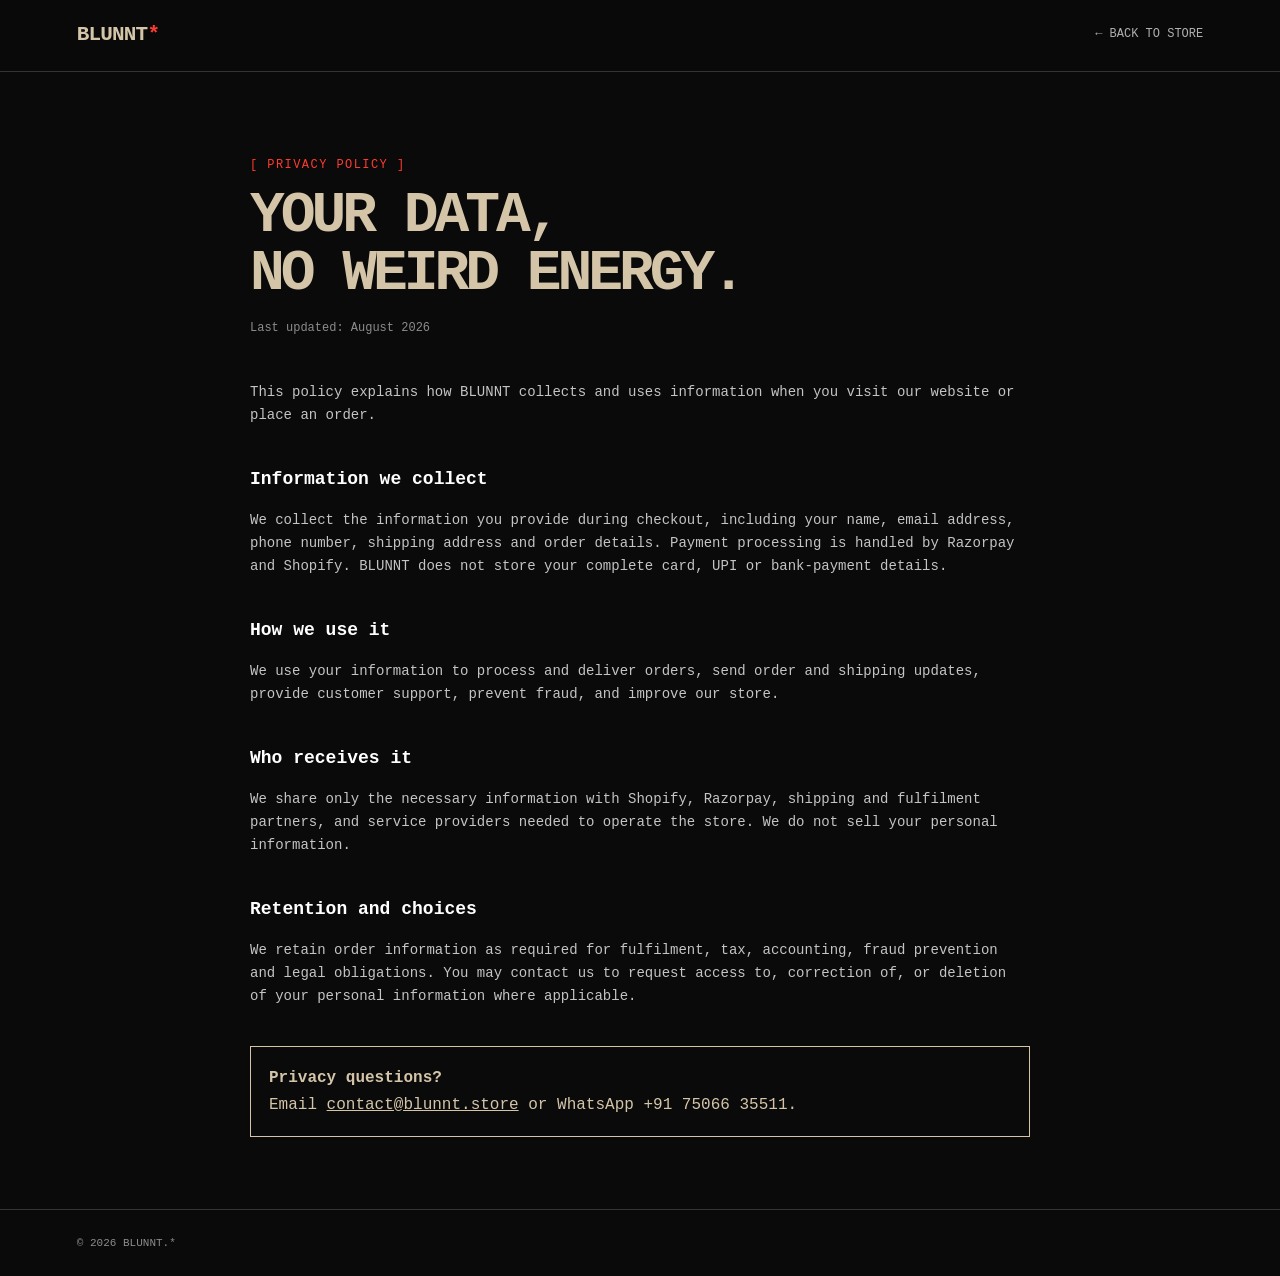
<file: privacy.html>
<!doctype html><html lang="en"><head><meta charset="utf-8"><meta name="viewport" content="width=device-width, initial-scale=1"><title>Privacy Policy — BLUNNT</title><link rel="stylesheet" href="policy.css"></head><body><header class="policy-header"><a class="brand" href="/">BLUNNT<span>*</span></a><a class="back" href="/">← BACK TO STORE</a></header><main><p class="eyebrow">[ PRIVACY POLICY ]</p><h1>YOUR DATA,<br>NO WEIRD ENERGY.</h1><p class="updated">Last updated: August 2026</p><p>This policy explains how BLUNNT collects and uses information when you visit our website or place an order.</p><h2>Information we collect</h2><p>We collect the information you provide during checkout, including your name, email address, phone number, shipping address and order details. Payment processing is handled by Razorpay and Shopify. BLUNNT does not store your complete card, UPI or bank-payment details.</p><h2>How we use it</h2><p>We use your information to process and deliver orders, send order and shipping updates, provide customer support, prevent fraud, and improve our store.</p><h2>Who receives it</h2><p>We share only the necessary information with Shopify, Razorpay, shipping and fulfilment partners, and service providers needed to operate the store. We do not sell your personal information.</p><h2>Retention and choices</h2><p>We retain order information as required for fulfilment, tax, accounting, fraud prevention and legal obligations. You may contact us to request access to, correction of, or deletion of your personal information where applicable.</p><div class="contact"><strong>Privacy questions?</strong><br>Email <a href="mailto:contact@blunnt.store">contact@blunnt.store</a> or WhatsApp +91 75066 35511.</div></main><footer>© 2026 BLUNNT.*</footer></body></html>
</file>
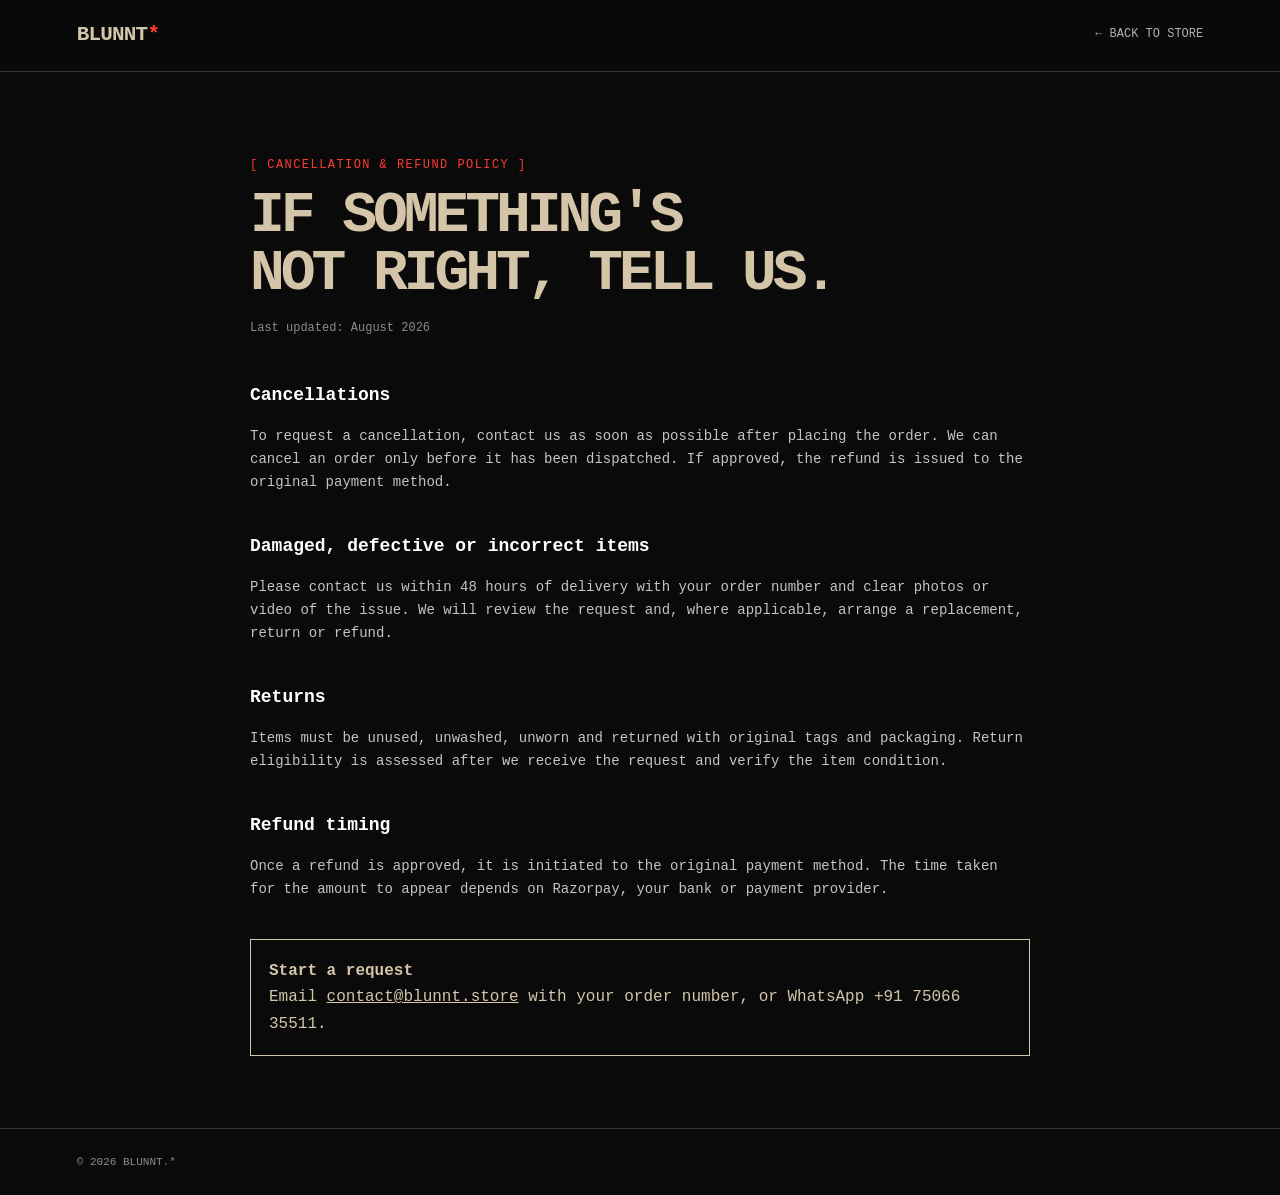
<file: refunds.html>
<!doctype html><html lang="en"><head><meta charset="utf-8"><meta name="viewport" content="width=device-width, initial-scale=1"><title>Cancellation & Refund Policy — BLUNNT</title><link rel="stylesheet" href="policy.css"></head><body><header class="policy-header"><a class="brand" href="/">BLUNNT<span>*</span></a><a class="back" href="/">← BACK TO STORE</a></header><main><p class="eyebrow">[ CANCELLATION &amp; REFUND POLICY ]</p><h1>IF SOMETHING'S<br>NOT RIGHT, TELL US.</h1><p class="updated">Last updated: August 2026</p><h2>Cancellations</h2><p>To request a cancellation, contact us as soon as possible after placing the order. We can cancel an order only before it has been dispatched. If approved, the refund is issued to the original payment method.</p><h2>Damaged, defective or incorrect items</h2><p>Please contact us within 48 hours of delivery with your order number and clear photos or video of the issue. We will review the request and, where applicable, arrange a replacement, return or refund.</p><h2>Returns</h2><p>Items must be unused, unwashed, unworn and returned with original tags and packaging. Return eligibility is assessed after we receive the request and verify the item condition.</p><h2>Refund timing</h2><p>Once a refund is approved, it is initiated to the original payment method. The time taken for the amount to appear depends on Razorpay, your bank or payment provider.</p><div class="contact"><strong>Start a request</strong><br>Email <a href="mailto:contact@blunnt.store">contact@blunnt.store</a> with your order number, or WhatsApp +91 75066 35511.</div></main><footer>© 2026 BLUNNT.*</footer></body></html>
</file>
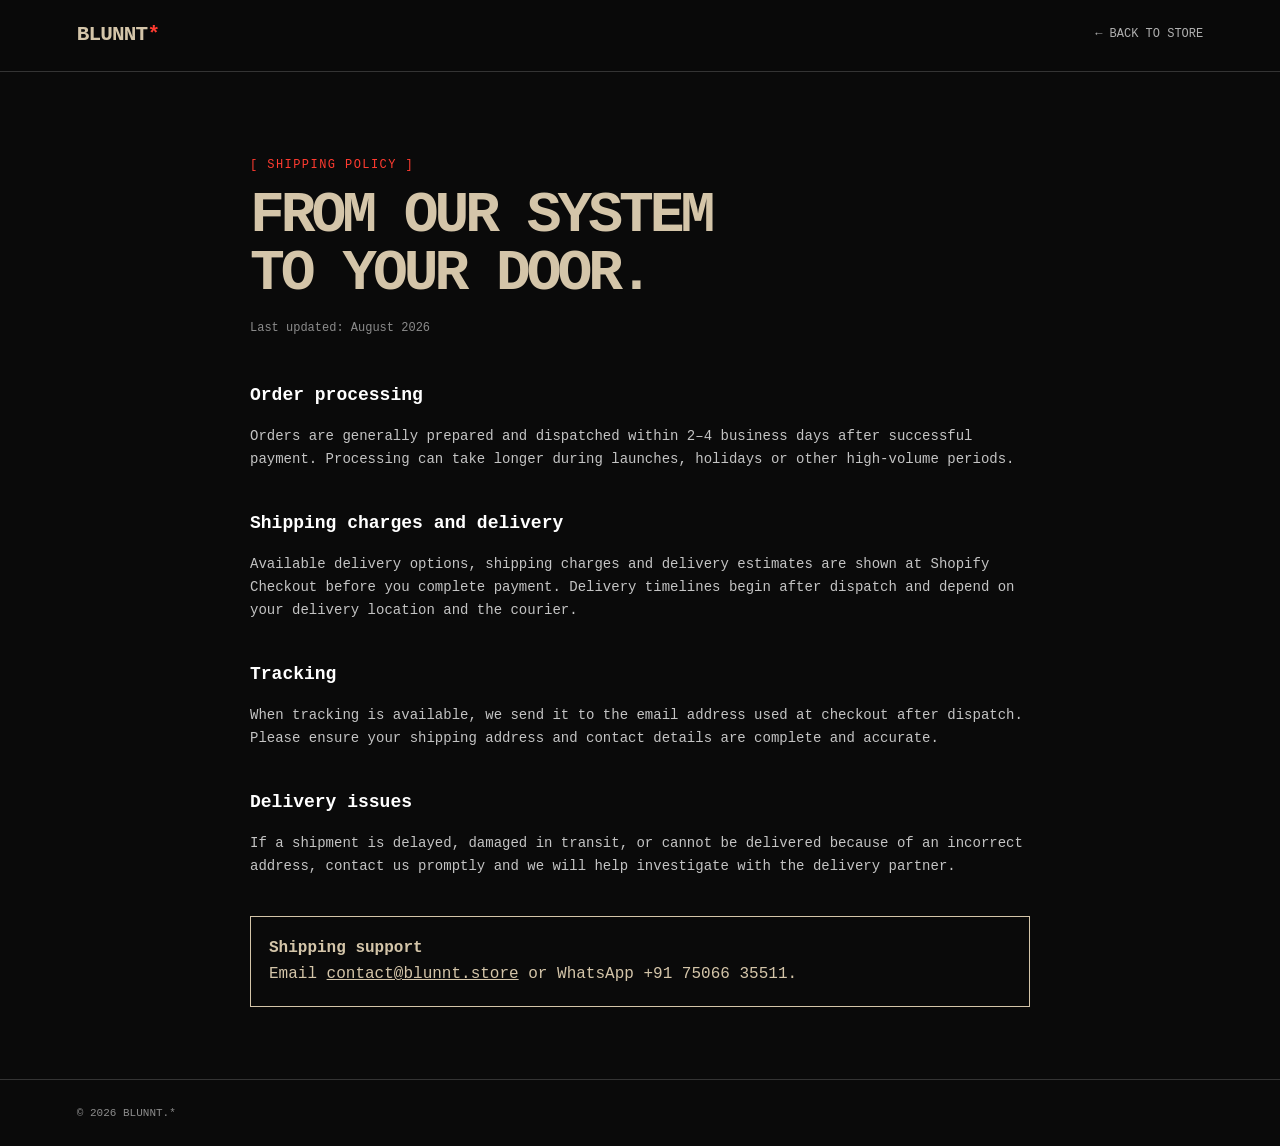
<file: shipping.html>
<!doctype html><html lang="en"><head><meta charset="utf-8"><meta name="viewport" content="width=device-width, initial-scale=1"><title>Shipping Policy — BLUNNT</title><link rel="stylesheet" href="policy.css"></head><body><header class="policy-header"><a class="brand" href="/">BLUNNT<span>*</span></a><a class="back" href="/">← BACK TO STORE</a></header><main><p class="eyebrow">[ SHIPPING POLICY ]</p><h1>FROM OUR SYSTEM<br>TO YOUR DOOR.</h1><p class="updated">Last updated: August 2026</p><h2>Order processing</h2><p>Orders are generally prepared and dispatched within 2–4 business days after successful payment. Processing can take longer during launches, holidays or other high-volume periods.</p><h2>Shipping charges and delivery</h2><p>Available delivery options, shipping charges and delivery estimates are shown at Shopify Checkout before you complete payment. Delivery timelines begin after dispatch and depend on your delivery location and the courier.</p><h2>Tracking</h2><p>When tracking is available, we send it to the email address used at checkout after dispatch. Please ensure your shipping address and contact details are complete and accurate.</p><h2>Delivery issues</h2><p>If a shipment is delayed, damaged in transit, or cannot be delivered because of an incorrect address, contact us promptly and we will help investigate with the delivery partner.</p><div class="contact"><strong>Shipping support</strong><br>Email <a href="mailto:contact@blunnt.store">contact@blunnt.store</a> or WhatsApp +91 75066 35511.</div></main><footer>© 2026 BLUNNT.*</footer></body></html>
</file>
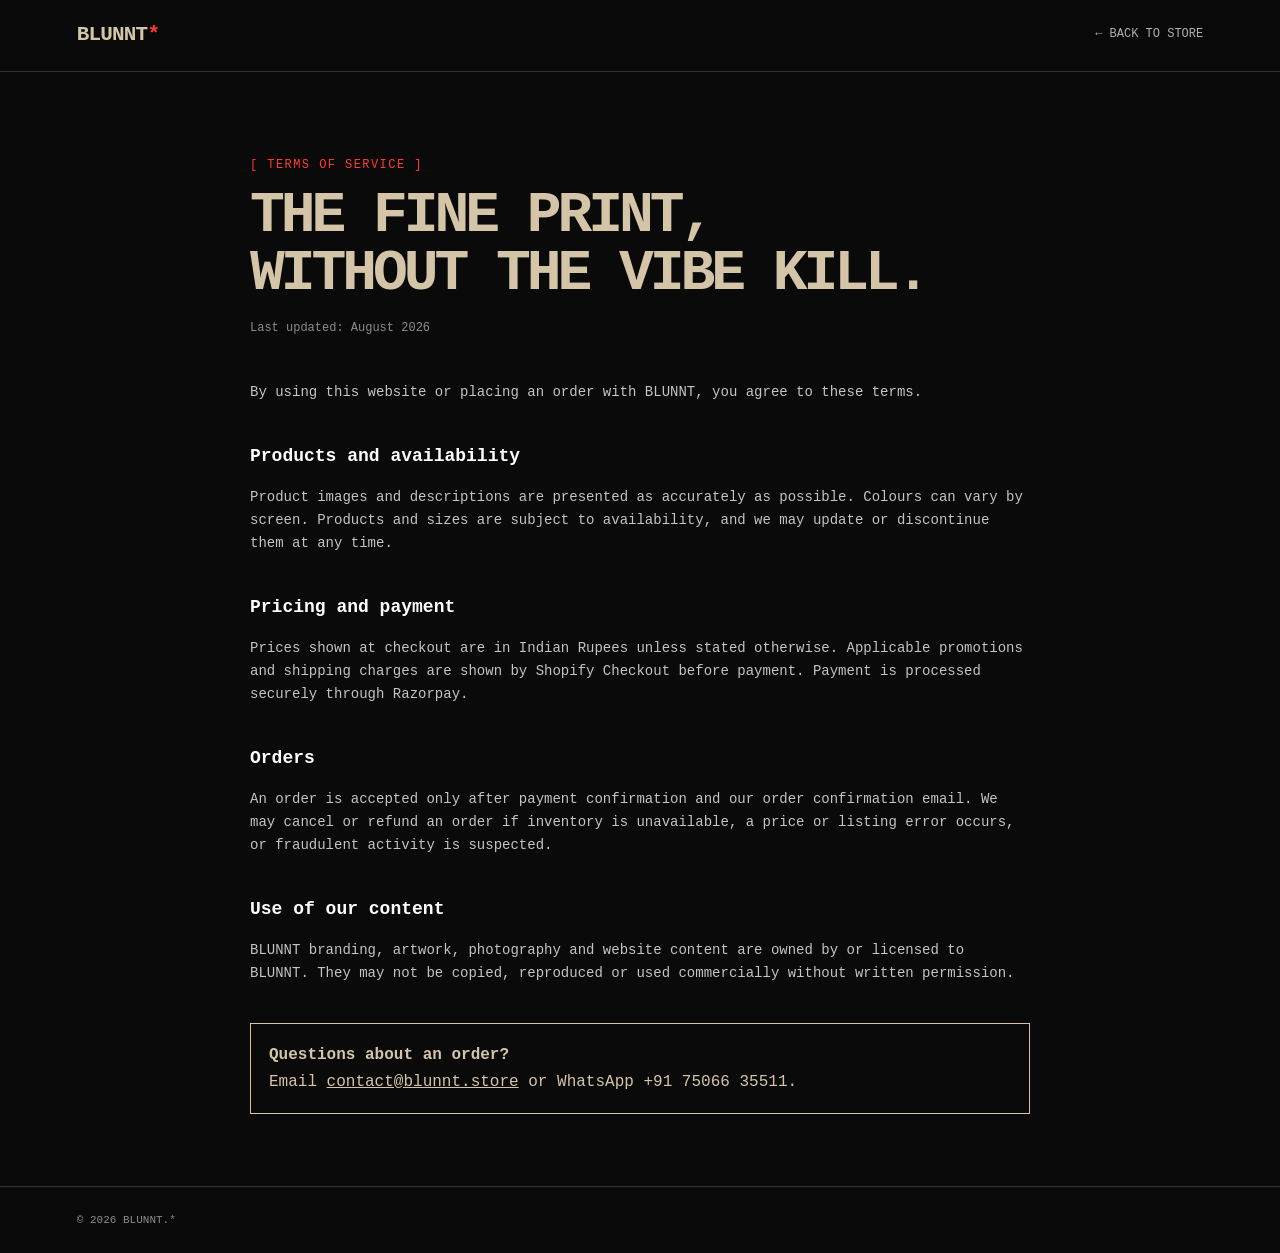
<file: terms.html>
<!doctype html><html lang="en"><head><meta charset="utf-8"><meta name="viewport" content="width=device-width, initial-scale=1"><title>Terms of Service — BLUNNT</title><link rel="stylesheet" href="policy.css"></head><body><header class="policy-header"><a class="brand" href="/">BLUNNT<span>*</span></a><a class="back" href="/">← BACK TO STORE</a></header><main><p class="eyebrow">[ TERMS OF SERVICE ]</p><h1>THE FINE PRINT,<br>WITHOUT THE VIBE KILL.</h1><p class="updated">Last updated: August 2026</p><p>By using this website or placing an order with BLUNNT, you agree to these terms.</p><h2>Products and availability</h2><p>Product images and descriptions are presented as accurately as possible. Colours can vary by screen. Products and sizes are subject to availability, and we may update or discontinue them at any time.</p><h2>Pricing and payment</h2><p>Prices shown at checkout are in Indian Rupees unless stated otherwise. Applicable promotions and shipping charges are shown by Shopify Checkout before payment. Payment is processed securely through Razorpay.</p><h2>Orders</h2><p>An order is accepted only after payment confirmation and our order confirmation email. We may cancel or refund an order if inventory is unavailable, a price or listing error occurs, or fraudulent activity is suspected.</p><h2>Use of our content</h2><p>BLUNNT branding, artwork, photography and website content are owned by or licensed to BLUNNT. They may not be copied, reproduced or used commercially without written permission.</p><div class="contact"><strong>Questions about an order?</strong><br>Email <a href="mailto:contact@blunnt.store">contact@blunnt.store</a> or WhatsApp +91 75066 35511.</div></main><footer>© 2026 BLUNNT.*</footer></body></html>
</file>
<file: policy.css>
:root { color-scheme: dark; }
* { box-sizing: border-box; }
body { margin: 0; background: #0A0A0A; color: #D4C5A9; font-family: ui-monospace, SFMono-Regular, Menlo, Monaco, Consolas, monospace; line-height: 1.65; }
a { color: inherit; }
.policy-header { display: flex; justify-content: space-between; align-items: center; gap: 20px; padding: 18px 6vw; border-bottom: 1px solid #343434; position: sticky; top: 0; background: rgba(10,10,10,.96); }
.brand { font-size: 21px; font-weight: 800; letter-spacing: -.04em; text-decoration: none; }.brand span { color: #FF3B30; }
.back { color: #B0B0B0; font-size: 12px; text-decoration: none; }.back:hover { color: #FF3B30; }
main { width: min(780px, 88vw); margin: 0 auto; padding: 72px 0; }
.eyebrow { color: #FF3B30; font-size: 12px; letter-spacing: .12em; }.updated { color: #8C8C8C; font-size: 12px; margin-bottom: 42px; }
h1 { font-size: clamp(34px, 7vw, 58px); line-height: 1; letter-spacing: -.07em; margin: 12px 0 16px; } h2 { font-size: 18px; margin: 38px 0 10px; color: #fff; }
p, li { color: #C4C4C4; font-size: 14px; } ul { padding-left: 20px; } .contact { border: 1px solid #D4C5A9; padding: 18px; margin-top: 38px; }
footer { border-top: 1px solid #343434; padding: 24px 6vw; color: #8C8C8C; font-size: 11px; }
</file>
